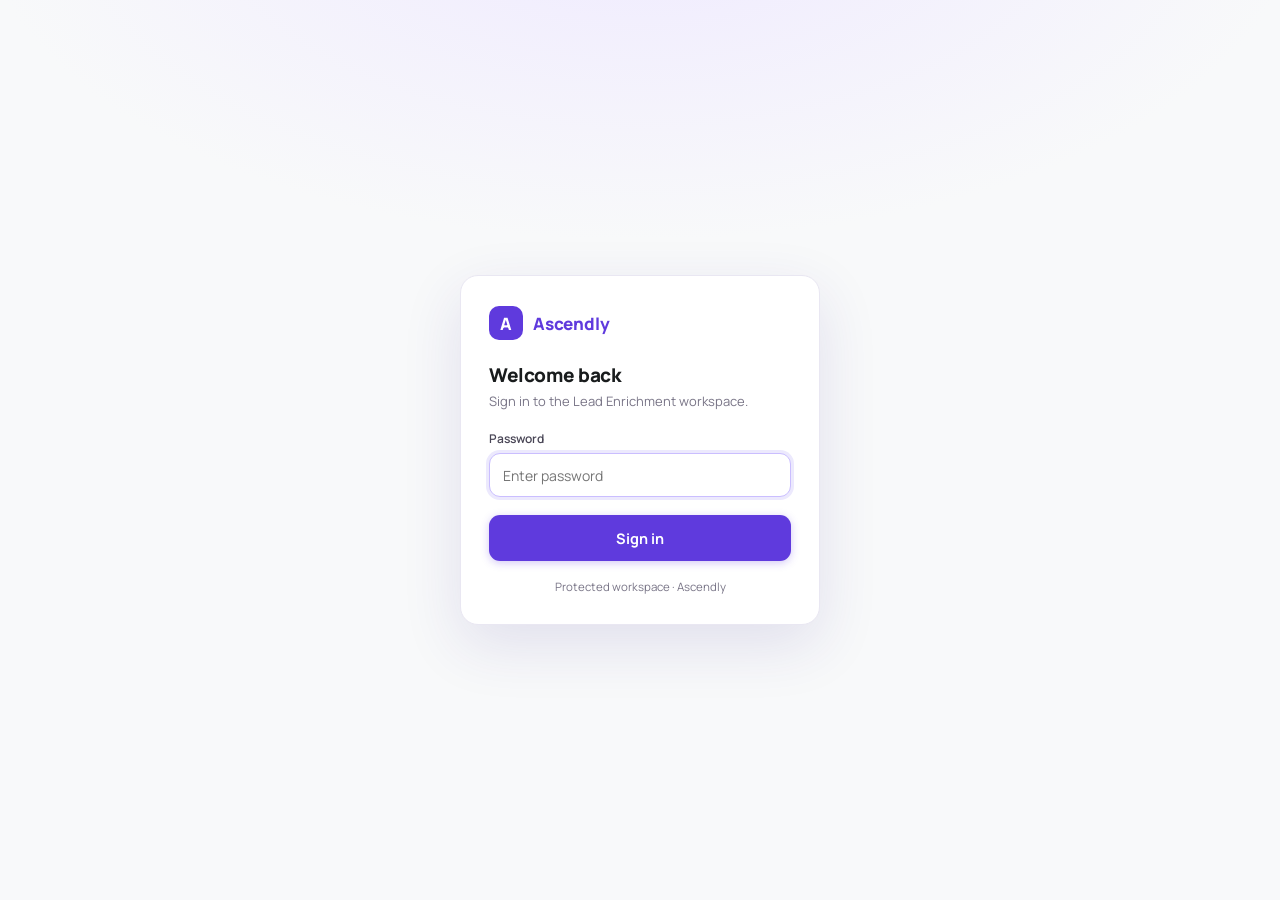
<file: frontend/login.html>
<!DOCTYPE html>
<html lang="en">
<head>
<meta charset="utf-8" />
<meta name="viewport" content="width=device-width, initial-scale=1" />
<title>Sign in · Ascendly Lead Enrichment</title>
<link rel="preconnect" href="https://fonts.googleapis.com" />
<link rel="preconnect" href="https://fonts.gstatic.com" crossorigin />
<link href="https://fonts.googleapis.com/css2?family=Manrope:wght@400;500;600;700;800&display=swap" rel="stylesheet" />
<style>
  :root{ --bg:#f8f9fa; --panel:#fff; --line:#e9e7f2; --text:#191c1d; --muted:#484555;
    --hint:#797587; --acc:#5f3add; --acc2:#7857f8; --acc-bg:#ece9fd; --acc-tx:#4918c8;
    --red-bg:#ffdad6; --red-tx:#ba1a1a; }
  *{box-sizing:border-box}
  html,body{margin:0;height:100%}
  body{font-family:'Manrope',system-ui,sans-serif;background:
    radial-gradient(1200px 600px at 50% -10%, #efeaff 0%, var(--bg) 55%);
    color:var(--text);display:flex;align-items:center;justify-content:center;min-height:100vh}
  .card{width:360px;max-width:92vw;background:var(--panel);border:1px solid var(--line);
    border-radius:18px;padding:30px 28px;box-shadow:0 20px 60px rgba(60,40,140,.12)}
  .brand{display:flex;align-items:center;gap:10px;margin-bottom:22px}
  .dot{width:34px;height:34px;border-radius:10px;background:var(--acc);color:#fff;
    display:flex;align-items:center;justify-content:center;font-weight:800;font-size:17px}
  .bname{font-size:17px;font-weight:800;color:var(--acc);letter-spacing:-.01em}
  h1{font-size:19px;font-weight:800;margin:0 0 4px;letter-spacing:-.02em}
  p.sub{font-size:13px;color:var(--hint);margin:0 0 20px}
  label{display:block;font-size:12px;font-weight:600;color:var(--muted);margin:0 0 6px}
  input{width:100%;height:44px;border:1px solid var(--line);border-radius:11px;padding:0 13px;
    font-family:inherit;font-size:14px;background:#fff;color:var(--text)}
  input:focus{outline:none;border-color:var(--acc-br,#cabeff);box-shadow:0 0 0 3px var(--acc-bg)}
  button{width:100%;height:46px;margin-top:18px;border:none;border-radius:11px;background:var(--acc);
    color:#fff;font-family:inherit;font-size:14.5px;font-weight:700;cursor:pointer;
    box-shadow:0 2px 8px rgba(95,58,221,.28);transition:filter .15s}
  button:hover{filter:brightness(1.06)}
  button:disabled{opacity:.6;cursor:default}
  .err{margin-top:14px;font-size:13px;color:var(--red-tx);background:var(--red-bg);
    border-radius:9px;padding:9px 12px;display:none}
  .err.show{display:block}
  .foot{margin-top:18px;font-size:11.5px;color:var(--hint);text-align:center}
</style>
</head>
<body>
  <form class="card" id="loginForm">
    <div class="brand"><span class="dot">A</span><span class="bname">Ascendly</span></div>
    <h1>Welcome back</h1>
    <p class="sub">Sign in to the Lead Enrichment workspace.</p>
    <label for="pw">Password</label>
    <input id="pw" type="password" autocomplete="current-password" placeholder="Enter password" autofocus />
    <button id="btn" type="submit">Sign in</button>
    <div class="err" id="err"></div>
    <div class="foot">Protected workspace · Ascendly</div>
  </form>
<script>
  const form = document.getElementById("loginForm");
  const pw = document.getElementById("pw");
  const btn = document.getElementById("btn");
  const err = document.getElementById("err");
  form.addEventListener("submit", async (e) => {
    e.preventDefault();
    err.classList.remove("show");
    btn.disabled = true; btn.textContent = "Signing in…";
    try {
      const r = await fetch("/api/login", {
        method: "POST", headers: { "Content-Type": "application/json" },
        body: JSON.stringify({ password: pw.value }),
      });
      if (r.ok) { window.location = "/"; return; }
      const d = await r.json().catch(() => ({}));
      err.textContent = d.detail || "Wrong password";
      err.classList.add("show");
    } catch (_) {
      err.textContent = "Could not reach the server. Try again.";
      err.classList.add("show");
    }
    btn.disabled = false; btn.textContent = "Sign in";
    pw.select();
  });
</script>
</body>
</html>
</file>
